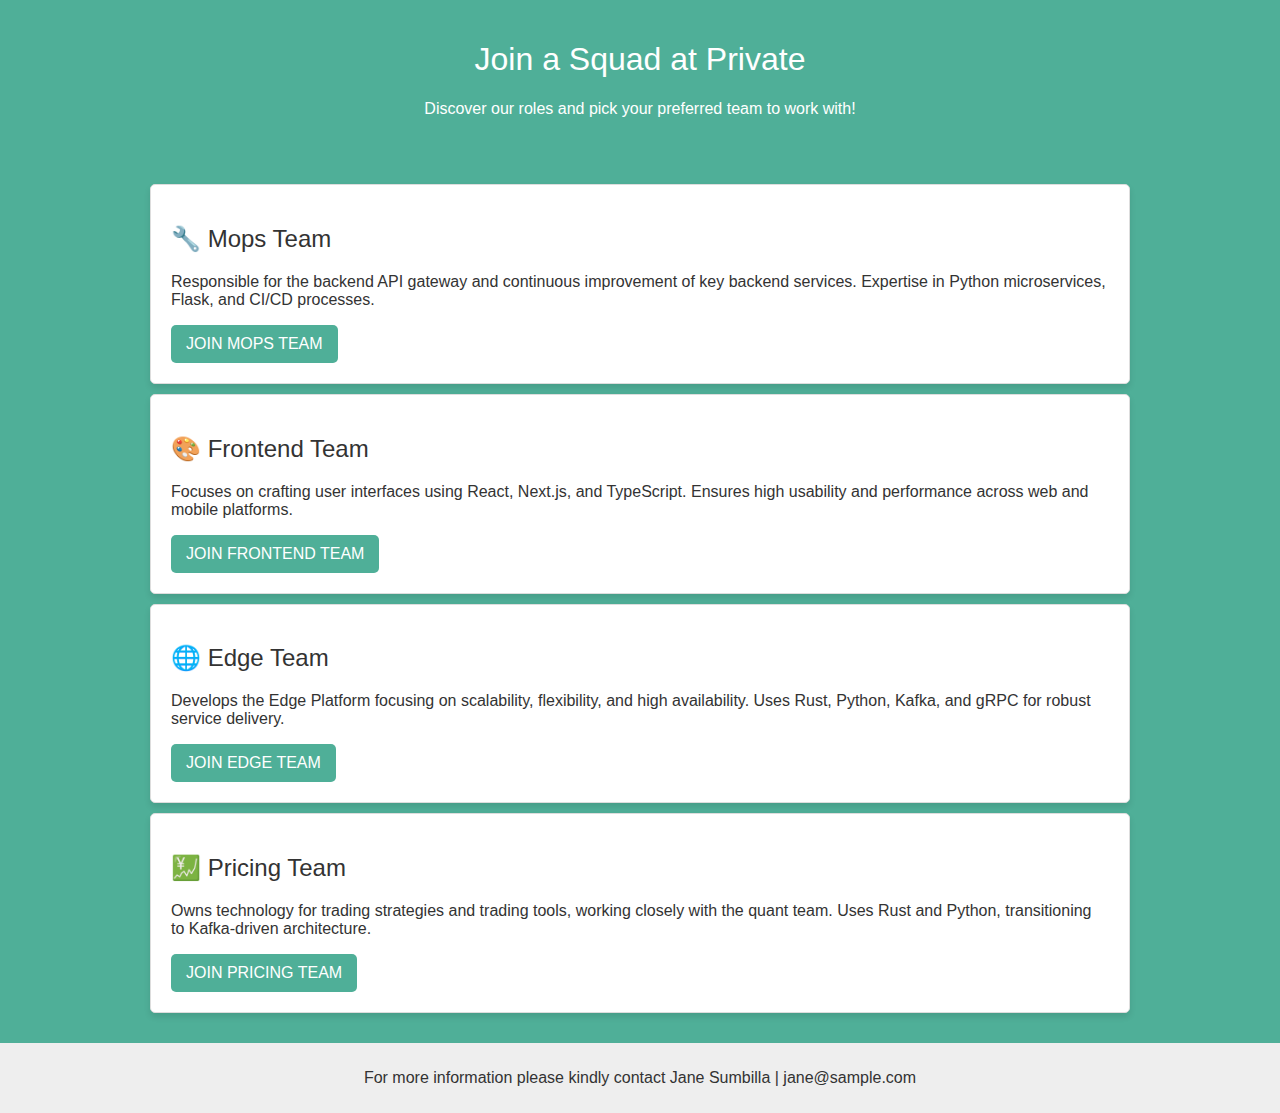
<file: index.html>
<!DOCTYPE html>
<html lang="en">
<head>
    <meta charset="UTF-8">
    <meta name="viewport" content="width=device-width, initial-scale=1.0">
    <title>Explore Teams at Private</title>
    <link rel="stylesheet" href="./assets/css/styles.css">
</head>
<body>
    <header>
        <h1>Join a Squad at Private</h1>
        <p>Discover our roles and pick your preferred team to work with!</p>
    </header>
    <main>
        <div class="panel">
            <h2>🔧 Mops Team</h2>
            <p>Responsible for the backend API gateway and continuous improvement of key backend services. Expertise in Python microservices, Flask, and CI/CD processes.</p>
            <a href="./templates/mops-team.html" class="button">Join Mops Team</a>
        </div>
        
        <div class="panel">
            <h2>🎨 Frontend Team</h2>
            <p>Focuses on crafting user interfaces using React, Next.js, and TypeScript. Ensures high usability and performance across web and mobile platforms.</p>
            <a href="./templates/frontend-team.html" class="button">Join Frontend Team</a>
        </div>
        <div class="panel">
            <h2>🌐 Edge Team</h2>
            <p>Develops the Edge Platform focusing on scalability, flexibility, and high availability. Uses Rust, Python, Kafka, and gRPC for robust service delivery.</p>
            <a href="./templates/edge-team.html" class="button">Join Edge Team</a>
        </div>
        <div class="panel">
            <h2>💹 Pricing Team</h2>
            <p>Owns technology for trading strategies and trading tools, working closely with the quant team. Uses Rust and Python, transitioning to Kafka-driven architecture.</p>
            <a href="./templates/pricing-team.html" class="button">Join Pricing Team</a>
        </div>
    </main>
    <footer>
        <p> For more information please kindly contact Jane Sumbilla | jane@sample.com</p>
    </footer>
    <script src="./assets/js/script.js"></script>
</body>
</html>
</file>
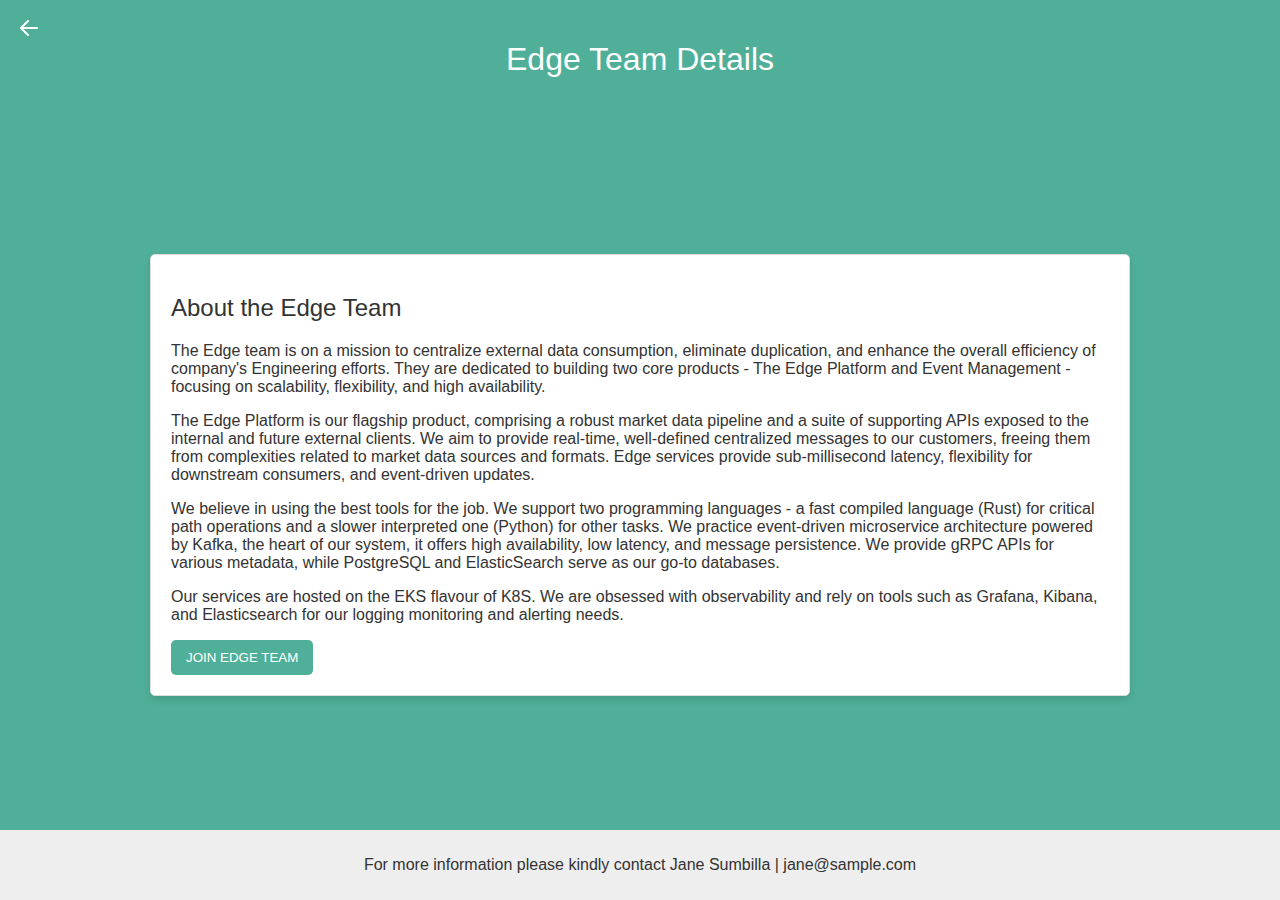
<file: templates/edge-team.html>
<!DOCTYPE html>
<html lang="en">
<head>
    <meta charset="UTF-8">
    <meta name="viewport" content="width=device-width, initial-scale=1.0">
    <title> Edge Team Details</title>
    <link rel="stylesheet" href="../assets/css/styles.css">
</head>
<body>
    <header>
        <h1>Edge Team Details</h1>
    </header>
    <main>
        <a href="../index.html" class="back-btn">
            <img src="../assets/svg/arrow-left.svg">
        </a>
        <section class="panel">
            <h2>About the Edge Team</h2>
            <p>
                The Edge team is on a mission to centralize external data consumption, 
                eliminate duplication, and enhance the overall efficiency of company's Engineering efforts. 
                They are dedicated to building two core products - The Edge Platform and Event Management - focusing on scalability, flexibility, and high availability.
            </p>
            <p>
                The Edge Platform is our flagship product, comprising a robust market data pipeline and a suite of supporting APIs exposed to the internal and future external clients. 
                We aim to provide real-time, well-defined centralized messages to our customers, freeing them from complexities related to market data sources and formats. 
                Edge services provide sub-millisecond latency, flexibility for downstream consumers, and event-driven updates.
            </p>
            <p>
                We believe in using the best tools for the job. We support two programming languages - a fast compiled language (Rust) for critical path operations and a slower interpreted one (Python) for other tasks. 
                We practice event-driven microservice architecture powered by Kafka, the heart of our system, it offers high availability, low latency, and message persistence. 
                We provide gRPC APIs for various metadata, while PostgreSQL and ElasticSearch serve as our go-to databases.
            </p>
            <p> 
                Our services are hosted on the EKS flavour of K8S. We are obsessed with observability and rely on tools such as Grafana, Kibana, and Elasticsearch for our logging monitoring and alerting needs.
            </p>
            <button class="button" id="join-btn" data-team="Edge Team">Join Edge Team</button>
        </section>
    </main>
    <footer>
        <p> For more information please kindly contact Jane Sumbilla | jane@sample.com</p>
    </footer>
    <script src="../assets/js/script.js"></script>
</body>
</html>
</file>
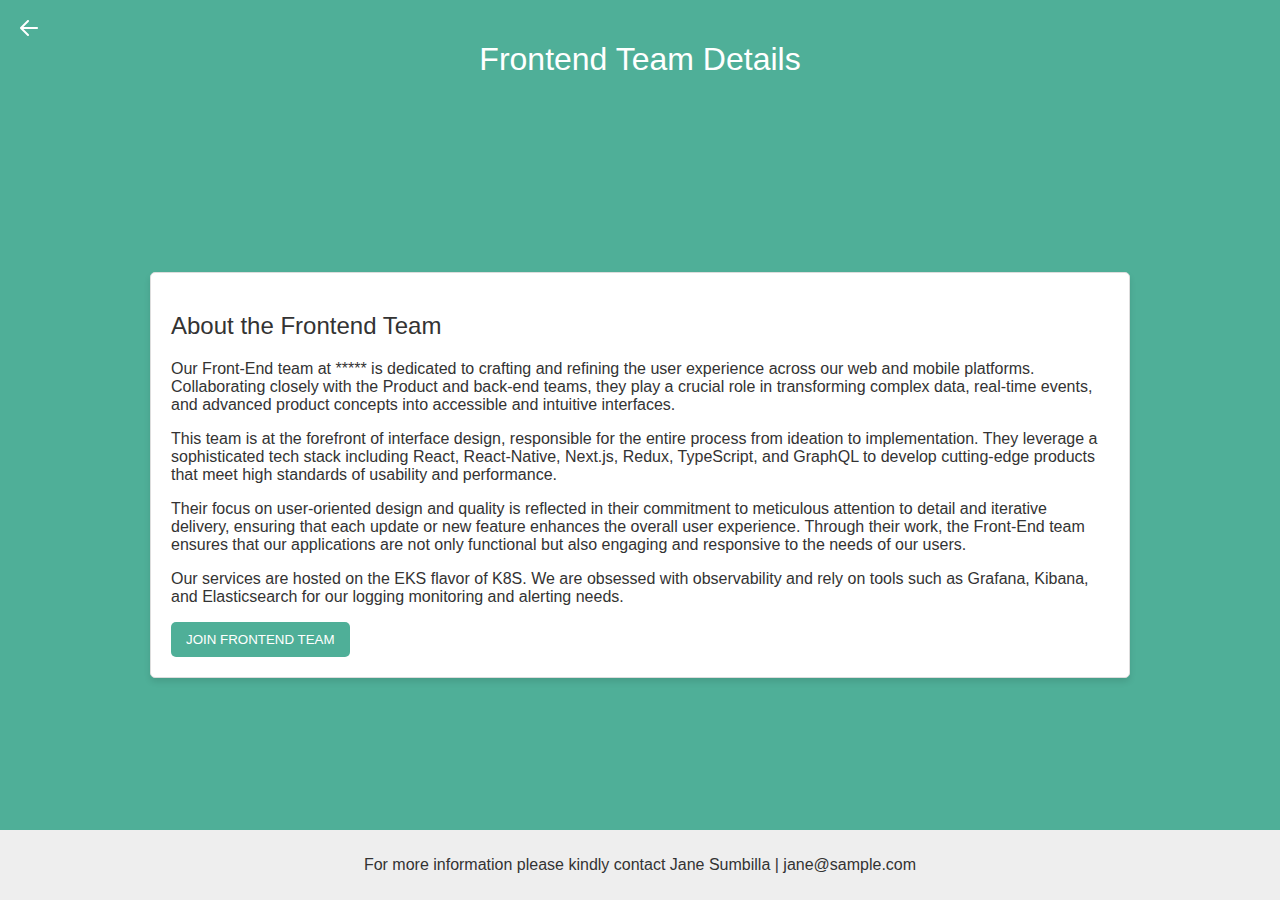
<file: templates/frontend-team.html>
<!DOCTYPE html>
<html lang="en">
<head>
    <meta charset="UTF-8">
    <meta name="viewport" content="width=device-width, initial-scale=1.0">
    <title>Frontend team Details</title>
    <link rel="stylesheet" href="../assets/css/styles.css">
</head>
<body>
    <header>
        <h1>Frontend Team Details</h1>
    </header>
    <main>
        <a href="../index.html" class="back-btn">
            <img src="../assets/svg/arrow-left.svg">
        </a>
        <section class="panel">
            <h2>About the Frontend Team</h2>
            <p>
                Our Front-End team at ***** is dedicated to crafting and refining the user experience across our web and mobile platforms. 
                Collaborating closely with the Product and back-end teams, they play a crucial role in transforming complex data, real-time events, 
                and advanced product concepts into accessible and intuitive interfaces.
            </p>
            <p>
                This team is at the forefront of interface design, responsible for the entire process from ideation to implementation. 
                They leverage a sophisticated tech stack including React, React-Native, Next.js, Redux, TypeScript, and GraphQL to develop cutting-edge products that meet high standards of usability and performance.
            </p>
            <p>
                Their focus on user-oriented design and quality is reflected in their commitment to meticulous attention to detail and iterative delivery, 
                ensuring that each update or new feature enhances the overall user experience. Through their work, the 
                Front-End team ensures that our applications are not only functional but also engaging and responsive to the needs of our users.
            </p>
            <p>
                Our services are hosted on the EKS flavor of K8S. We are obsessed with observability and rely on tools such as Grafana, Kibana, and Elasticsearch for our logging monitoring and alerting needs.
            </p>
            <button class="button" id="join-btn" data-team="Frontend Team">Join Frontend Team</button>
        </section>
    </main>
    <footer>
        <p> For more information please kindly contact Jane Sumbilla | jane@sample.com</p>
    </footer>
    <script src="../assets/js/script.js"></script>
</body>
</html>
</file>
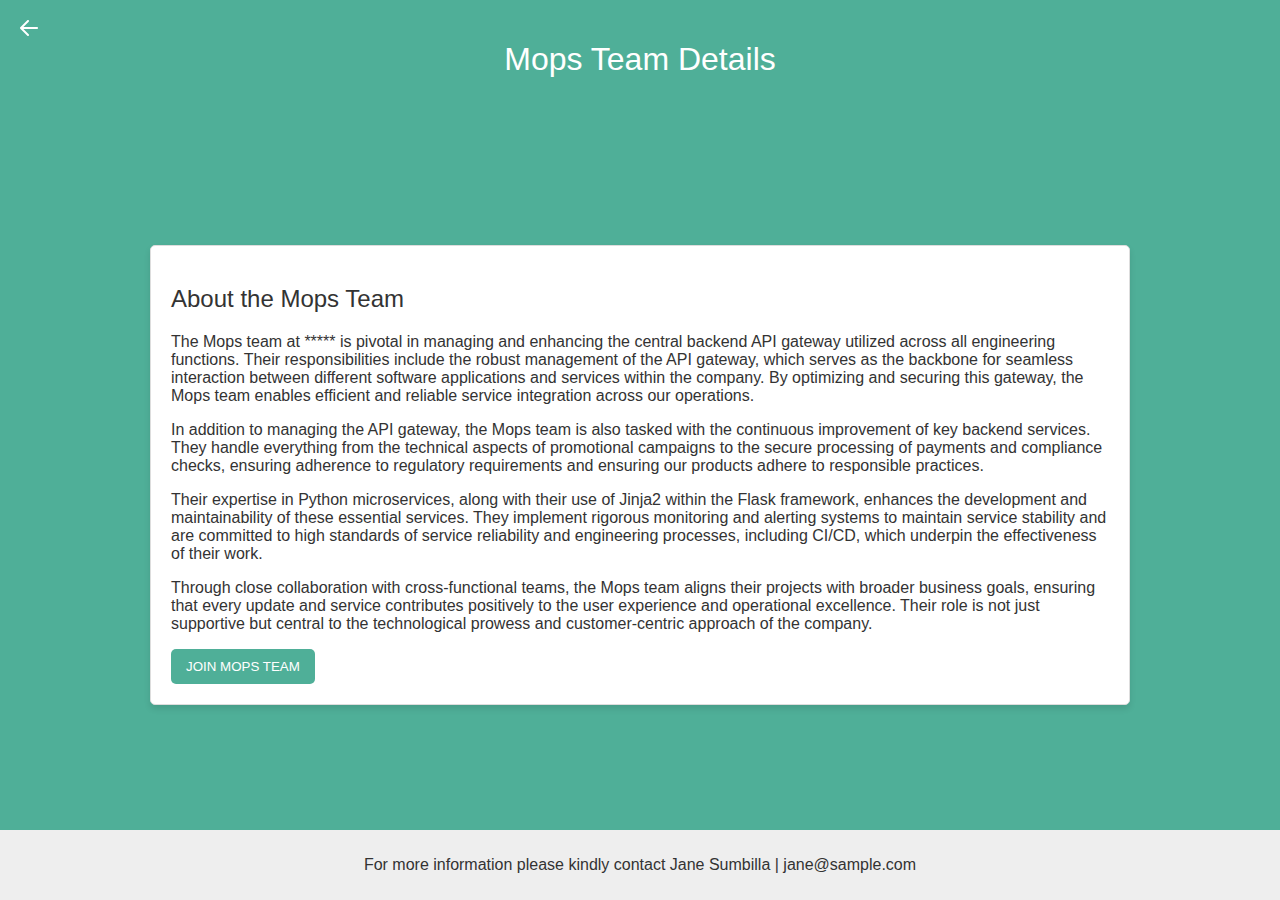
<file: templates/mops-team.html>
<!DOCTYPE html>
<html lang="en">
<head>
    <meta charset="UTF-8">
    <meta name="viewport" content="width=device-width, initial-scale=1.0">
    <title>Mops Team Details</title>
    <link rel="stylesheet" href="../assets/css/styles.css">
</head>
<body>
    <header>
        <h1>Mops Team Details</h1>
    </header>
    <main>
        <a href="../index.html" class="back-btn">
            <img src="../assets/svg/arrow-left.svg">
        </a>
        <section class="panel">
            <h2>About the Mops Team</h2>
            <p>
                The Mops team at ***** is pivotal in managing and enhancing the central backend API gateway utilized across all engineering functions. 
                Their responsibilities include the robust management of the API gateway, which serves as the backbone for seamless interaction between different software applications and services within the company. 
                By optimizing and securing this gateway, the Mops team enables efficient and reliable service integration across our operations.
            </p>
            <p>
                In addition to managing the API gateway, the Mops team is also tasked with the continuous improvement of key backend services. 
                They handle everything from the technical aspects of promotional campaigns to the secure processing of payments and compliance checks, 
                ensuring adherence to regulatory requirements and ensuring our products adhere to responsible practices.
            </p>
            <p> Their expertise in Python microservices, along with their use of Jinja2 within the Flask framework, 
                enhances the development and maintainability of these essential services. They implement rigorous monitoring and alerting systems 
                to maintain service stability and are committed to high standards of service reliability and engineering processes, including CI/CD, which underpin the effectiveness of their work.
            </p>
            <p> Through close collaboration with cross-functional teams, the Mops team aligns their projects with broader business goals, 
                ensuring that every update and service contributes positively to the user experience and operational excellence. 
                Their role is not just supportive but central to the technological prowess and customer-centric approach of the company.
            </p>
            <button class="button" id="join-btn" data-team="Mops Team">Join Mops Team</button>
        </section>
    </main>
    <footer>
        <p> For more information please kindly contact Jane Sumbilla | jane@sample.com</p>
    </footer>
    <script src="../assets/js/script.js"></script>
</body>
</html>
</file>
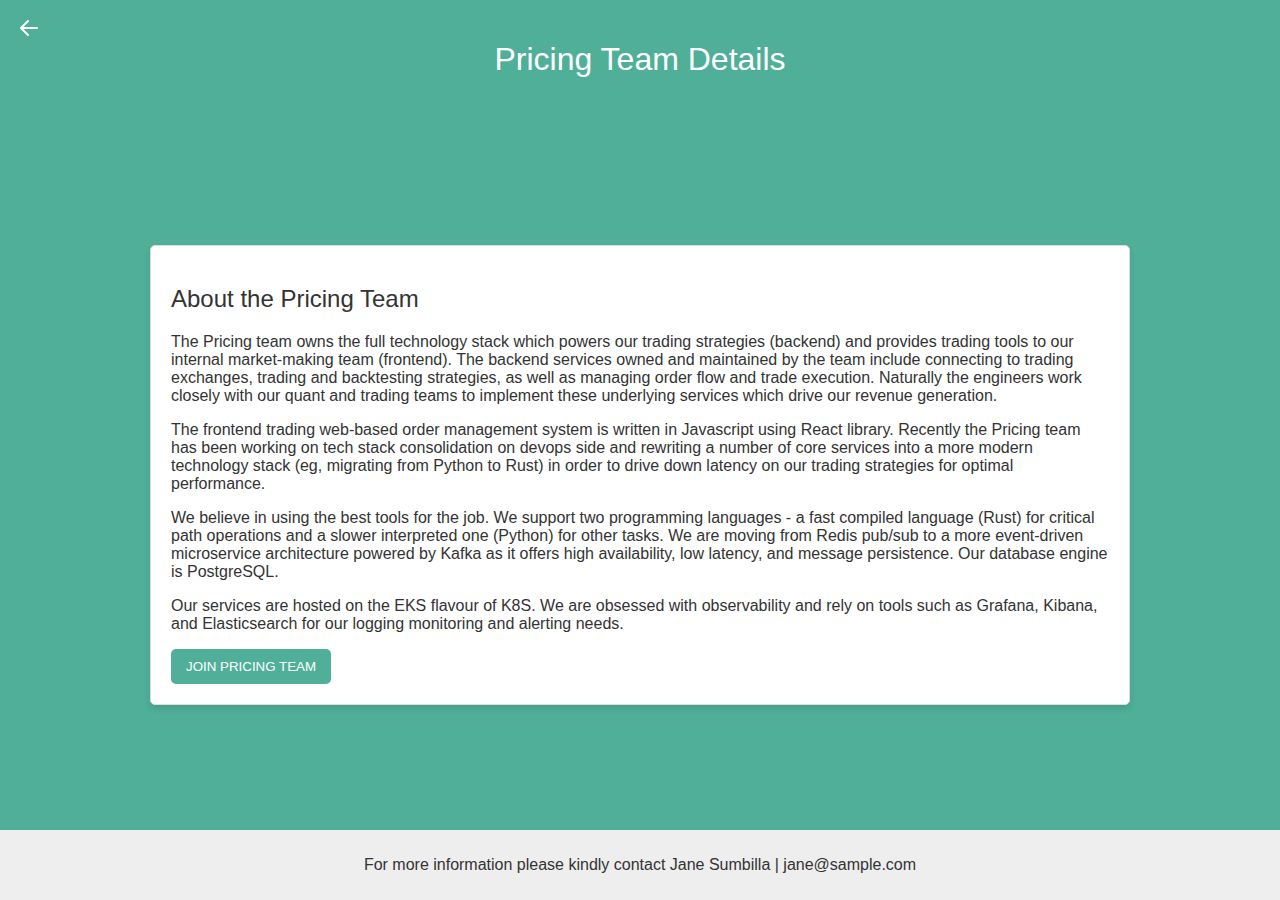
<file: templates/pricing-team.html>
<!DOCTYPE html>
<html lang="en">
<head>
    <meta charset="UTF-8">
    <meta name="viewport" content="width=device-width, initial-scale=1.0">
    <title> Pricing Team Details</title>
    <link rel="stylesheet" href="../assets/css/styles.css">
</head>
<body>
    <header>
        <h1>Pricing Team Details</h1>
    </header>
    <main>
        <a href="../index.html" class="back-btn">
            <img src="../assets/svg/arrow-left.svg">
        </a>
        <section class="panel">
            <h2>About the Pricing Team</h2>
            <p>
                The Pricing team owns the full technology stack which powers our trading strategies (backend) and provides trading tools to our internal market-making team (frontend). 
                The backend services owned and maintained by the team include connecting to trading exchanges, trading and backtesting strategies, as well as managing order flow and trade execution. 
                Naturally the engineers work closely with our quant and trading teams to implement these underlying services which drive our revenue generation.
            </p>
            <p>
                The frontend trading web-based order management system is written in Javascript using React library. 
                Recently the Pricing team has been working on tech stack consolidation on devops side and rewriting a 
                number of core services into a more modern technology stack (eg, migrating from Python to Rust) in order to drive down latency on our trading strategies for optimal performance.
            </p>
            <p>
                We believe in using the best tools for the job. We support two programming languages - 
                a fast compiled language (Rust) for critical path operations and a slower interpreted one (Python) for other tasks. 
                We are moving from Redis pub/sub to a more event-driven microservice architecture powered by Kafka as it offers high availability, low latency, and message persistence. Our database engine is PostgreSQL.
            </p>
            <p> 
                Our services are hosted on the EKS flavour of K8S. We are obsessed with observability and rely on tools such as Grafana, Kibana, and Elasticsearch for our logging monitoring and alerting needs.
            </p>
            <button class="button" id="join-btn" data-team="Pricing Team">Join Pricing Team</button>
        </section>
    </main>
    <footer>
        <p> For more information please kindly contact Jane Sumbilla | jane@sample.com</p>
    </footer>
    <script src="../assets/js/script.js"></script>
</body>
</html>
</file>
<file: assets/css/styles.css>
@font-face {
    font-family: 'SF Pro Display';
    font-style: normal;
    font-weight: 400;
    src: local('SF Pro Display'), local('SF-Pro-Display');
}

:root {
    --color-brand: #4faf98;
    --color-brand-secondary: #015442;
    --color-white: #fff;
    --color-dark: #333;
    --color-grey: #eee;
}

*, *:before, *:after {
    font-family: 'SF Pro Display', 'Segoe UI', 'Roboto', Arial, sans-serif;
}

html {
    box-sizing: border-box;
}

*, *:before, *:after {
    box-sizing: inherit;
}

body {
    display: flex;
    flex-direction: column;
    margin: 0;
    padding: 0;
    background-color: var(--color-brand);
    color: var(--color-dark);
    height: 100vh;
}

h1, h2 {
    font-weight: normal;
}

header {
    background-color: var(--color-brand);
    color: var(--color-white);
    padding: 20px;
    text-align: center;
}

main {
    padding: 20px;
    max-width: 1020px;
    margin: auto;
    position: relative;
}

.back-btn {
    position: fixed;
    top: 20px;
    left: 20px;
}

.panel {
    background-color: var(--color-white);
    border: 1px solid #ddd;
    border-radius: 5px;
    margin: 10px 0;
    padding: 20px;
    box-shadow: 0 4px 6px rgba(0,0,0,0.1);
}

button,
.button {
    display: inline-block;
    background-color: var(--color-brand);
    border: none;
    color: var(--color-white);
    padding: 10px 15px;
    border-radius: 5px;
    cursor: pointer;
    text-transform: uppercase;
    text-decoration: none;
    text-align: center;
}

button:hover,
.button:hover {
    background-color: var(--color-brand-secondary);
    transition: background-color .2s ease-in-out;
}

footer {
    background-color: var(--color-grey);
    color: var(--color-dark);
    text-align: center;
    padding: 10px;
    position: static;
    width: 100%;
    bottom: 0;
}
</file>
